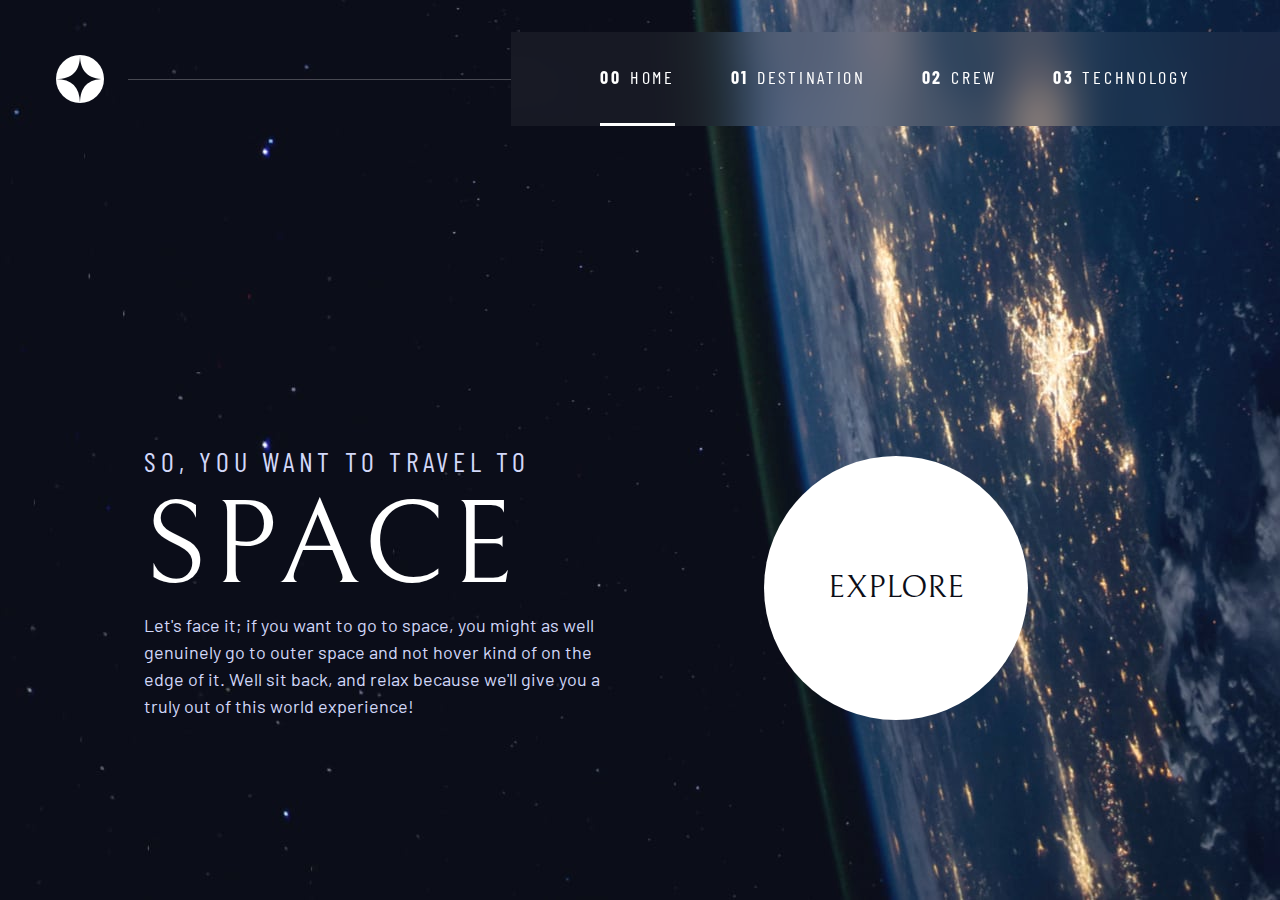
<file: index.html>
<!DOCTYPE html>
<html lang="en">

<head>
    <meta charset="UTF-8">
    <meta name="viewport" content="width=device-width, initial-scale=1.0">

    <link rel="icon" type="image/png" sizes="32x32" href="./assets/favicon-32x32.png">

    <!--Google fonts-->
    <link rel="preconnect" href="https://fonts.googleapis.com">
    <link rel="preconnect" href="https://fonts.gstatic.com" crossorigin>
    <link href="https://fonts.googleapis.com/css2?family=Barlow+Condensed:wght@400;700&family=Bellefair&family=Barlow:wght@400;700&display=swap"
        rel="stylesheet">

    <!--styles-->

    <link rel="stylesheet" href="index.css">
    <title>Frontend Mentor | Space tourism website</title>
    <script src="navigation.js" defer></script>
    <script src="tabs.js" defer></script>


</head>

<body class="home">
    <a class="skip-to-content" href="#main">Skip to content</a>
    <header class="primary-header flex">
        <div>
            <img src="./assets/shared/logo.svg" alt="space tourism logo" class="logo">
        </div>

        <button class="mobile-nav-toggle" aria-controls="primary-navigation"><span class="sr-only"
                aria-expanded="false">Menu</span></button>
        <nav>
            <ul id="primary-navigation" data-visible="false" class="primary-navigation underline-indicators flex">
                <li class="active"> <a class="ff-sans-cond uppercase text-white letter-spacing-2"
                        href="index.html"><span aria-hidden="true">00</span>Home</a>
                <li><a class=" ff-sans-cond uppercase text-white letter-spacing-2"
                        href="destination.html"><span aria-hidden="true">01</span>Destination</a>
                <li><a class=" ff-sans-cond uppercase text-white letter-spacing-2" href="crew.html"><span aria-hidden="true">02</span>Crew</a>
                <li><a class=" ff-sans-cond uppercase text-white letter-spacing-2"
                        href="technology.html"><span aria-hidden="true">03</span>Technology</a>
            </ul>
        </nav>

    </header>

    <main id="main" class="grid-container grid-container--home">
        <div>
            <h1 class="uppercase fs-500 ff-sans-cond letter-spacing-1 text-light">So, you want to travel to
                <span class="d-block uppercase fs-900 ff-serif text-white">Space</span>
            </h1>
            <p class="text-light" style="text-align:left;">Let's face it; if you want to go to space, you might as well
                genuinely go to outer space and not hover kind of on the
                edge of it. Well sit back, and relax because we'll give you a
                truly out of this world experience!</p>
        </div>
        <div>
            <a href="#" class="large-button uppercase text-dark bg-white ff-serif">Explore</a>
        </div>
    </main>



</body>

</html>
</file>
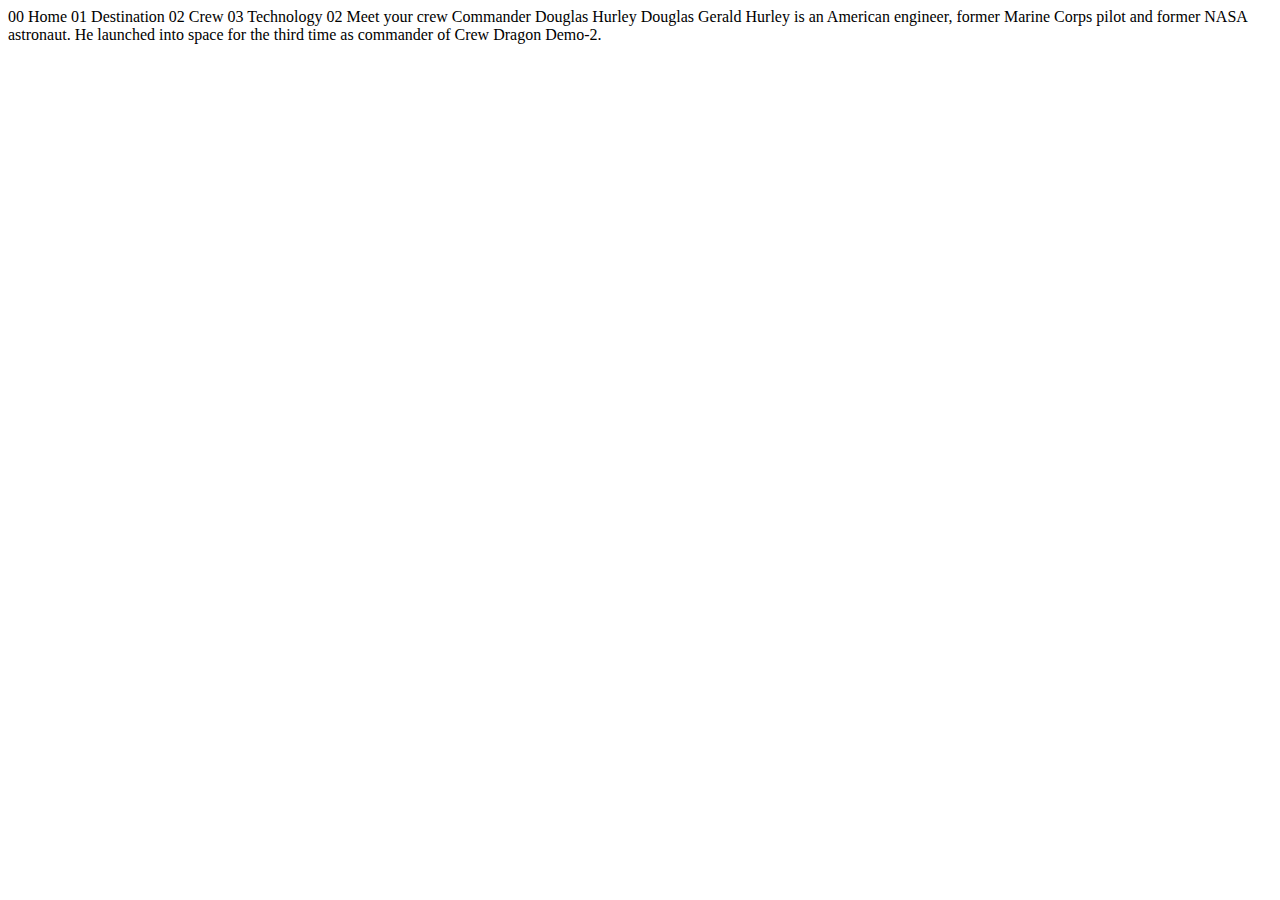
<file: crew-commander.html>
<!DOCTYPE html>
<html lang="en">
<head>
  <meta charset="UTF-8">
  <meta name="viewport" content="width=device-width, initial-scale=1.0">

  <link rel="icon" type="image/png" sizes="32x32" href="./assets/favicon-32x32.png">
  
  <title>Frontend Mentor | Space tourism website</title>
</head>
<body>

  00 Home
  01 Destination
  02 Crew
  03 Technology

  02 Meet your crew

  Commander
  Douglas Hurley

  Douglas Gerald Hurley is an American engineer, former Marine Corps pilot 
  and former NASA astronaut. He launched into space for the third time as 
  commander of Crew Dragon Demo-2.
</body>
</html>
</file>
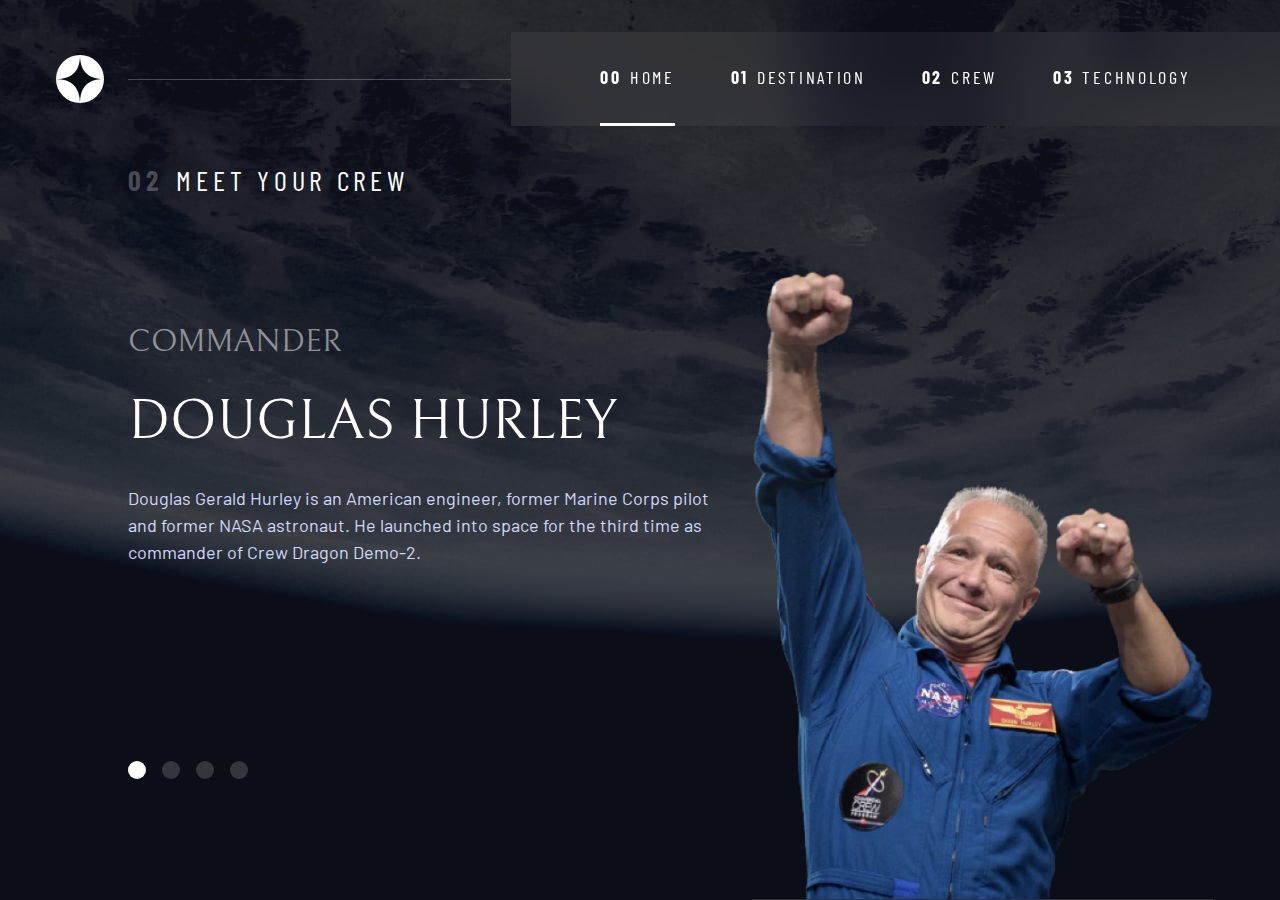
<file: crew.html>
<!DOCTYPE html>
<html lang="en">

<head>
  <meta charset="UTF-8">
  <meta name="viewport" content="width=device-width, initial-scale=1.0">

  <link rel="icon" type="image/png" sizes="32x32" href="./assets/favicon-32x32.png">

  <!--Google fonts-->
  <link rel="preconnect" href="https://fonts.googleapis.com">
  <link rel="preconnect" href="https://fonts.gstatic.com" crossorigin>
  <link
    href="https://fonts.googleapis.com/css2?family=Barlow+Condensed:wght@400;700&family=Bellefair&family=Barlow:wght@400;700&display=swap"
    rel="stylesheet">

  <!--styles-->

  <link rel="stylesheet" href="index.css">
  <title>Frontend Mentor | Space tourism website</title>
  <script src="index.js" defer></script>

</head>

<body class="crew">
  <a class="skip-to-content" href="#main">Skip to content</a>
  <header class="primary-header flex">
    <div>
      <img src="./assets/shared/logo.svg" alt="space tourism logo" class="logo">
    </div>

    <button class="mobile-nav-toggle" aria-controls="primary-navigation"><span class="sr-only"
        aria-expanded="false">Menu</span></button>
    <nav>
      <ul id="primary-navigation" data-visible="false" class="primary-navigation underline-indicators flex">
        <li class="active"> <a class="ff-sans-cond uppercase text-white letter-spacing-2" href="index.html"><span
              aria-hidden="true">00</span>Home</a>
        <li><a class=" ff-sans-cond uppercase text-white letter-spacing-2" href="destination.html"><span
              aria-hidden="true">01</span>Destination</a>
        <li><a class=" ff-sans-cond uppercase text-white letter-spacing-2" href="crew.html"><span
              aria-hidden="true">02</span>Crew</a>
        <li><a class=" ff-sans-cond uppercase text-white letter-spacing-2" href="technology.html"><span
              aria-hidden="true">03</span>Technology</a>
      </ul>
    </nav>

  </header>

  <main id="main" class="grid-container grid-container--crew flow">
    <h1 class="numbered-title"><span aria-hidden="true">02</span>Meet your crew</h1>

    <div class="dot-indicators flex">
      <button aria-selected="true"><span class="sr-only">The commander</span></button>
      <button aria-selected="false"><span class="sr-only">The mission specialist</span></button>
      <button aria-selected="false"><span class="sr-only">The pilot</span></button>
      <button aria-selected="false"><span class="sr-only">The crew engineer</span></button>
    </div>

    <!--Commander-->

    <article class="crew-info flow" id="commander">
      <header class="flow--space-small">
        <h2 class="ff-serif fs-600 uppercase" style='color: hsl(var(--clr-white) / 0.50);
      ;'>Commander</h2>
      </header>
      <p class="ff-serif fs-700 uppercase">Douglas hurley</p>
      <p class="text-light">Douglas Gerald Hurley is an American engineer, former Marine Corps pilot
        and former NASA astronaut. He launched into space for the third time as
        commander of Crew Dragon Demo-2.</p>

    </article>
    <picture id="commander-image">
      <source srcset="./assets/crew/image-douglas-hurley.webp">
      <img src="./assets/crew/image-douglas-hurley.png" alt="commander Douglas Hurley">
    </picture>

    <!--Mission Specialist-->
    <article hidden class="crew-info flow" id="specialist">
      <header class="flow--space-small">
        <h2 class="ff-serif fs-600 uppercase" style='color: hsl(var(--clr-white) / 0.50);'>Mission Specialist</h2>
      </header>
      <p class="ff-serif fs-700 uppercase">Mark Shuttleworth</p>
      <p class="text-light">Mark Richard Shuttleworth is the founder and CEO of Canonical, the company behind
        the Linux-based Ubuntu operating system. Shuttleworth became the first South
        African to travel to space as a space tourist.</p>
    </article>
    <picture hidden id="specialist-image">
      <source srcset="./assets/crew/image-mark-shuttleworth.webp">
      <img src="./assets/crew/image-mark-shuttleworth.png" alt="Mission Specialist Mark Shuttleworth">
    </picture>

    <!--Pilot-->
    <article hidden class="crew-info flow" id="pilot">
      <header class="flow--space-small">
        <h2 class="ff-serif fs-600 uppercase" style='color: hsl(var(--clr-white) / 0.50);'>Pilot</h2>
      </header>
      <p class="ff-serif fs-700 uppercase">Victor Glover</p>
      <p class="text-light"> Pilot on the first operational flight of the SpaceX Crew Dragon to the
        International Space Station. Glover is a commander in the U.S. Navy where
        he pilots an F/A-18.He was a crew member of Expedition 64, and served as a
        station systems flight engineer.</p>
    </article>
    <picture hidden id="pilot-image">
      <source srcset="./assets/crew/image-victor-glover.webp">
      <img src="./assets/crew/image-victor-glover.png" alt="Pilot Victor Glover">
    </picture>


    <!--Flight Engineer-->
    <article hidden class="crew-info flow" id="engineer">
      <header class="flow--space-small">
        <h2 class="ff-serif fs-600 uppercase" style='color: hsl(var(--clr-white) / 0.50);'>Flight Engineer</h2>
      </header>
      <p class="ff-serif fs-700 uppercase">Anousheh Ansari</p>
      <p class="text-light">Anousheh Ansari is an Iranian American engineer and co-founder of Prodea Systems.
        Ansari was the fourth self-funded space tourist, the first self-funded woman to
        fly to the ISS, and the first Iranian in space.</p>
    </article>
    <picture hidden id="engineer-image">
      <source srcset="./assets/crew/image-anousheh-ansari.webp">
      <img src="./assets/crew/image-anousheh-ansari.png" alt="Flight engineer Anousheh Ansari">
    </picture>
  </main>





</body>



</html>
</file>
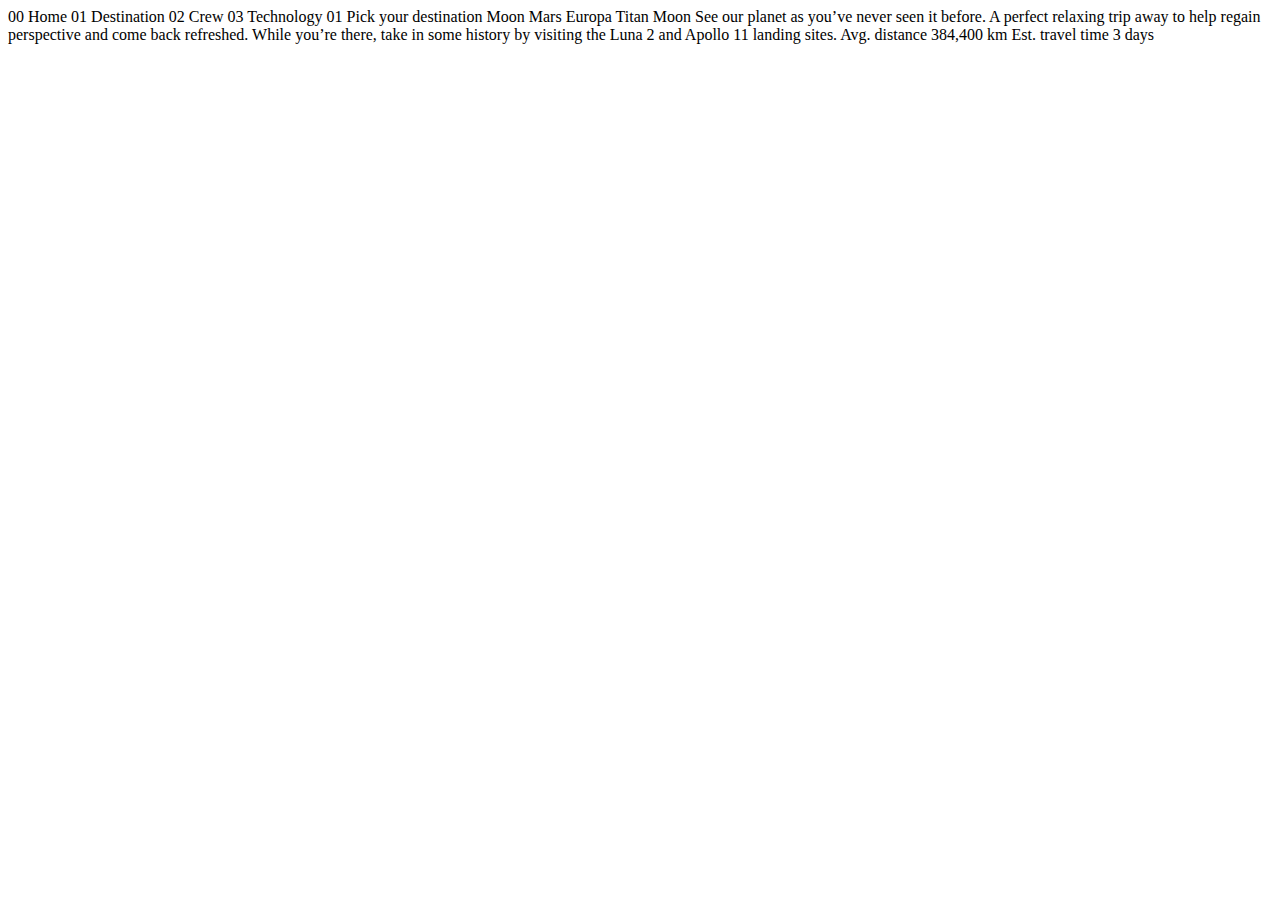
<file: destination-moon.html>
<!DOCTYPE html>
<html lang="en">
<head>
  <meta charset="UTF-8">
  <meta name="viewport" content="width=device-width, initial-scale=1.0">

  <link rel="icon" type="image/png" sizes="32x32" href="./assets/favicon-32x32.png">
  
  <title>Frontend Mentor | Space tourism website</title>
</head>
<body>

  00 Home
  01 Destination
  02 Crew
  03 Technology

  01 Pick your destination

  Moon
  Mars
  Europa
  Titan

  Moon

  See our planet as you’ve never seen it before. A perfect relaxing trip away to help 
  regain perspective and come back refreshed. While you’re there, take in some history 
  by visiting the Luna 2 and Apollo 11 landing sites.

  Avg. distance
  384,400 km

  Est. travel time
  3 days
</body>
</html>
</file>
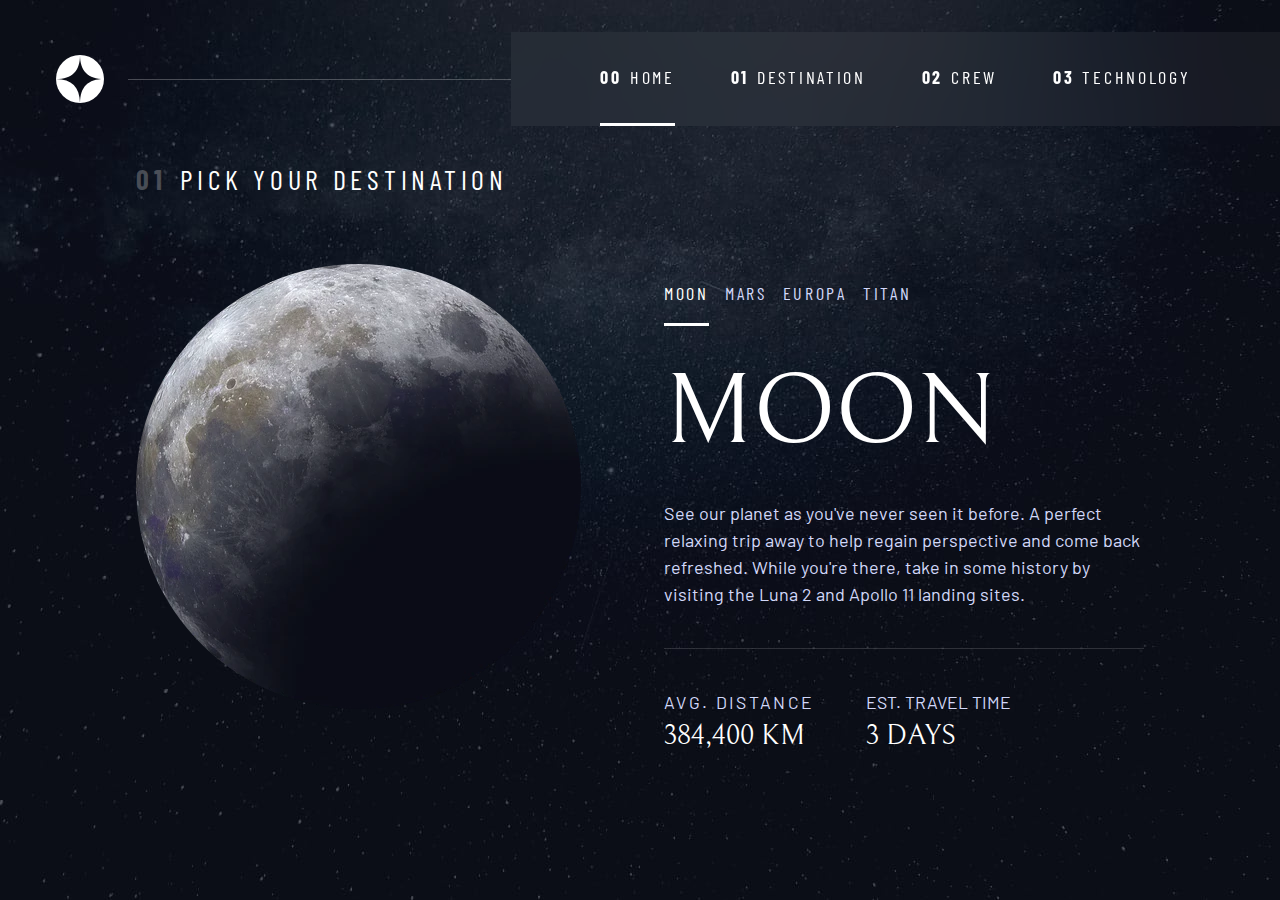
<file: destination.html>
<!DOCTYPE html>
<html lang="en">

<head>
  <meta charset="UTF-8">
  <meta name="viewport" content="width=device-width, initial-scale=1.0">

  <link rel="icon" type="image/png" sizes="32x32" href="./assets/favicon-32x32.png">

  <!--Google fonts-->
  <link rel="preconnect" href="https://fonts.googleapis.com">
  <link rel="preconnect" href="https://fonts.gstatic.com" crossorigin>
  <link
    href="https://fonts.googleapis.com/css2?family=Barlow+Condensed:wght@400;700&family=Bellefair&family=Barlow:wght@400;700&display=swap"
    rel="stylesheet">

  <!--styles-->

  <link rel="stylesheet" href="index.css">
  <title>Frontend Mentor | Space tourism website</title>
  <script src="navigation.js" defer></script>
  <script src="tabs.js" defer></script>


</head>

<body class="destination">
  <a class="skip-to-content" href="#main">Skip to content</a>
  <header class="primary-header flex">
    <div>
      <img src="./assets/shared/logo.svg" alt="space tourism logo" class="logo">
    </div>

    <button class="mobile-nav-toggle" aria-controls="primary-navigation"><span class="sr-only"
        aria-expanded="false">Menu</span></button>
    <nav>
      <ul id="primary-navigation" data-visible="false" class="primary-navigation underline-indicators flex">
        <li class="active"> <a class="ff-sans-cond uppercase text-white letter-spacing-2" href="index.html"><span
              aria-hidden="true">00</span>Home</a>
        <li><a class=" ff-sans-cond uppercase text-white letter-spacing-2" href="destination.html"><span
              aria-hidden="true">01</span>Destination</a>
        <li><a class=" ff-sans-cond uppercase text-white letter-spacing-2" href="crew.html"><span
              aria-hidden="true">02</span>Crew</a>
        <li><a class=" ff-sans-cond uppercase text-white letter-spacing-2" href="technology.html"><span
              aria-hidden="true">03</span>Technology</a>
      </ul>
    </nav>

  </header>

  <main id="main" class="grid-container grid-container--destination flow">
    <h1 class="numbered-title"><span aria-hidden="true">01</span>Pick your destination</h1>

    <picture id="moon-image">
      <source srcset="./assets/destination/image-moon.webp"  type="image/webp">
      <img src="./assets/destination/image-moon.png" alt="moon image">
    </picture>
    <picture id="mars-image" hidden>
      <source srcset="./assets/destination/image-mars.webp" type="image/webp">
      <img src="./assets/destination/image-mars.png" alt="planet mars image">
    </picture>
    <picture id="europa-image" hidden>
      <source srcset="./assets/destination/image-europa.webp" type="image/webp">
      <img src="./assets/destination/image-europa.png" alt="planet europa image">
    </picture>
    <picture id="titan-image" hidden>
      <source srcset="./assets/destination/image-titan.webp" type="image/webp">
      <img src="./assets/destination/image-titan.png" alt="moon titan image">
    </picture>


    <div class="tab-list underline-indicators flex" role="tablist" aria-label="destination list">
      <button aria-selected="true" role="tab" aria-controls="moon-tab" tabindex="0" data-image="moon-image"
        class="uppercase ff-sans-cond text-light bg-dark-trans letter-spacing-2">Moon</button>
      <button aria-selected="false" role="tab" aria-controls="mars-tab" tabindex="-1" data-image="mars-image"
        class="uppercase ff-sans-cond text-light bg-dark-trans letter-spacing-2">Mars</button> 
      <button aria-selected="false" role="tab" aria-controls="europa-tab" tabindex="-1" data-image="europa-image"
        class="uppercase ff-sans-cond text-light bg-dark-trans letter-spacing-2">Europa</button>
      <button aria-selected="false" role="tab" aria-controls="titan-tab" tabindex="-1" data-image="titan-image"
        class="uppercase ff-sans-cond text-light bg-dark-trans letter-spacing-2">Titan</button>

    </div>

    <!--Moon-->

    <article class="destination-info flow" id="moon-tab" tabindex="0" role="tabpanel">
      <h2 class="uppercase fs-800 ff-serif">moon</h2>
      <p class="text-light"> See our planet as you've never seen it before. A perfect relaxing trip away to help
        regain perspective and come back refreshed. While you're there, take in some history
        by visiting the Luna 2 and Apollo 11 landing sites.</p>
      </div>
      <div class="destination-meta flex">
        <div>
          <h3 class="fs-200 letter-spacing-3 uppercase text-light">Avg. distance</h3>
          <p class="fs-500 ff-serif uppercase">384,400 km</p>
        </div>
        <div>
          <h3 class="fs-200 uppercase text-light">Est. travel time</h3>
          <p class="fs-500 ff-serif uppercase">3 days</p>
        </div>
      </div>
    </article>

    <!--Mars-->

    <article hidden class="destination-info flow" id="mars-tab" tabindex="0" role="tabpanel">
      <h2 class="uppercase fs-800 ff-serif">mars</h2>
      <p class="text-light">Don't forget to pack your hiking boots. You'll need them to tackle Olympus Mons,
        the tallest planetary mountain in our solar system. It's two and a half times
        the size of Everest!.</p>
      </div>
      <div class="destination-meta flex">
        <div>
          <h3 class="fs-200 letter-spacing-3 uppercase text-light">Avg. distance</h3>
          <p class="fs-500 ff-serif uppercase">225 mil.km</p>
        </div>
        <div>
          <h3 class="fs-200 uppercase text-light">Est. travel time</h3>
          <p class="fs-500 ff-serif uppercase">9 months</p>
        </div>
      </div>
    </article>

    <!--Europa-->

    <article hidden class="destination-info flow" id="europa-tab" tabindex="0" role="tabpanel">
      <h2 class="uppercase fs-800 ff-serif">europa</h2>
      <p class="text-light"> The smallest of the four Galilean moons orbiting Jupiter, Europa is a
        winter lover's dream. With an icy surface, it's perfect for a bit of ice skating, curling, hockey, or simple
        relaxation in your snug
        wintery cabin.
      </p>
      </div>
      <div class="destination-meta flex">
        <div>
          <h3 class="fs-200 letter-spacing-3 uppercase text-light">Avg. distance</h3>
          <p class="fs-500 ff-serif uppercase">628 mil.km</p>
        </div>
        <div>
          <h3 class="fs-200 uppercase text-light">Est. travel time</h3>
          <p class="fs-500 ff-serif uppercase">3 years</p>
        </div>
      </div>
    </article>

    <!--Titan-->

    <article hidden class="destination-info flow" id="titan-tab" tabindex="0" role="tabpanel">
      <h2 class="uppercase fs-800 ff-serif">titan</h2>
      <p class="text-light">The only moon known to have a dense atmosphere other than Earth, Titan
        is a home away from home (just a few hundred degrees colder!). As a
        bonus, you get striking views of the Rings of Saturn.</p>
      </div>
      <div class="destination-meta flex">
        <div>
          <h3 class="fs-200 letter-spacing-3 uppercase text-light">Avg. distance</h3>
          <p class="fs-500 ff-serif uppercase">1.6 bil.km</p>
        </div>
        <div>
          <h3 class="fs-200 uppercase text-light">Est. travel time</h3>
          <p class="fs-500 ff-serif uppercase">7 years</p>
        </div>
      </div>
    </article>
  </main>

  <body>


  </body>

</html>
</file>
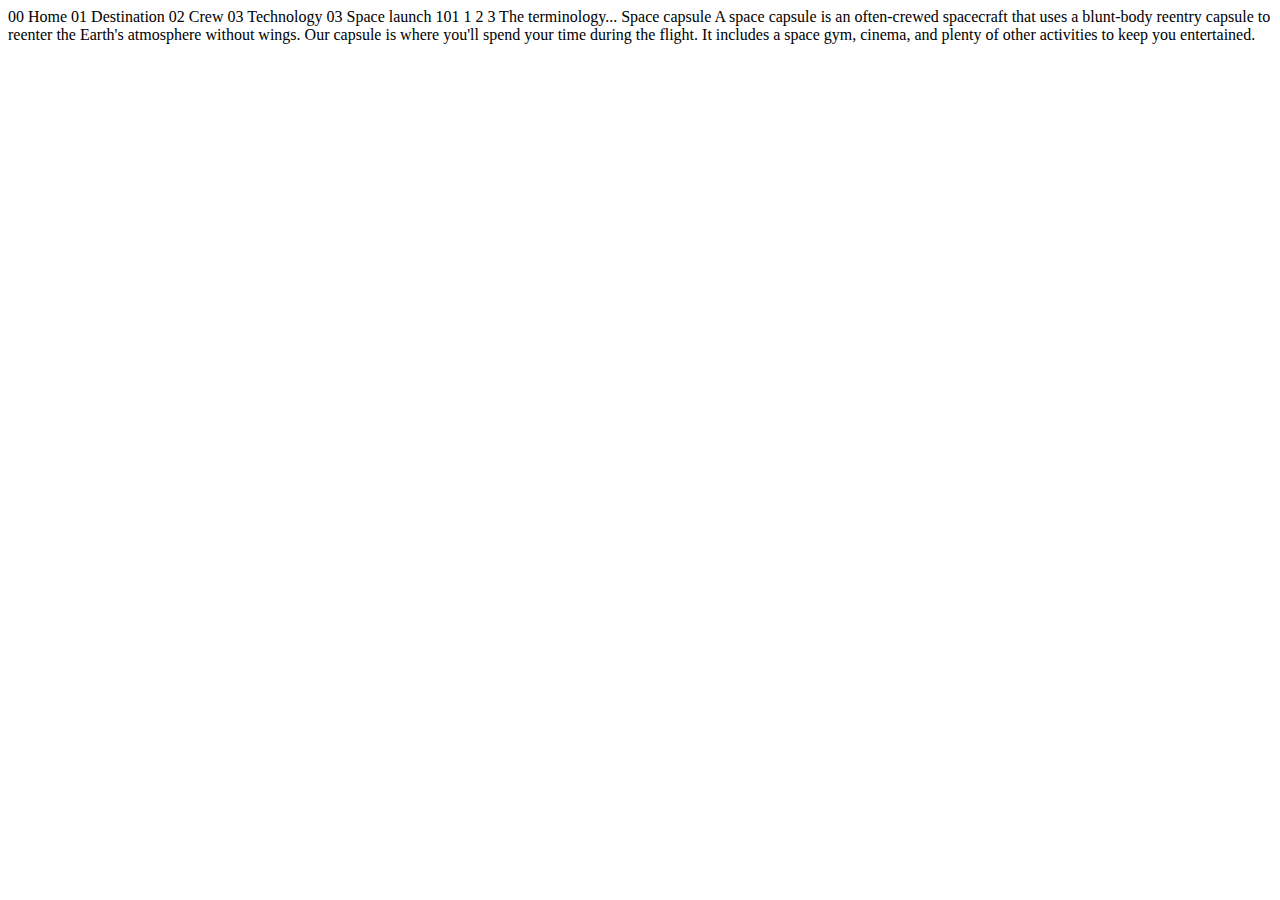
<file: technology-capsule.html>
<!DOCTYPE html>
<html lang="en">
<head>
  <meta charset="UTF-8">
  <meta name="viewport" content="width=device-width, initial-scale=1.0">

  <link rel="icon" type="image/png" sizes="32x32" href="./assets/favicon-32x32.png">
  
  <title>Frontend Mentor | Space tourism website</title>
</head>
<body>

  00 Home
  01 Destination
  02 Crew
  03 Technology

  03 Space launch 101

  1
  2
  3

  The terminology...
  Space capsule

  A space capsule is an often-crewed spacecraft that uses a blunt-body reentry 
  capsule to reenter the Earth's atmosphere without wings. Our capsule is where 
  you'll spend your time during the flight. It includes a space gym, cinema, 
  and plenty of other activities to keep you entertained.
</body>
</html>
</file>
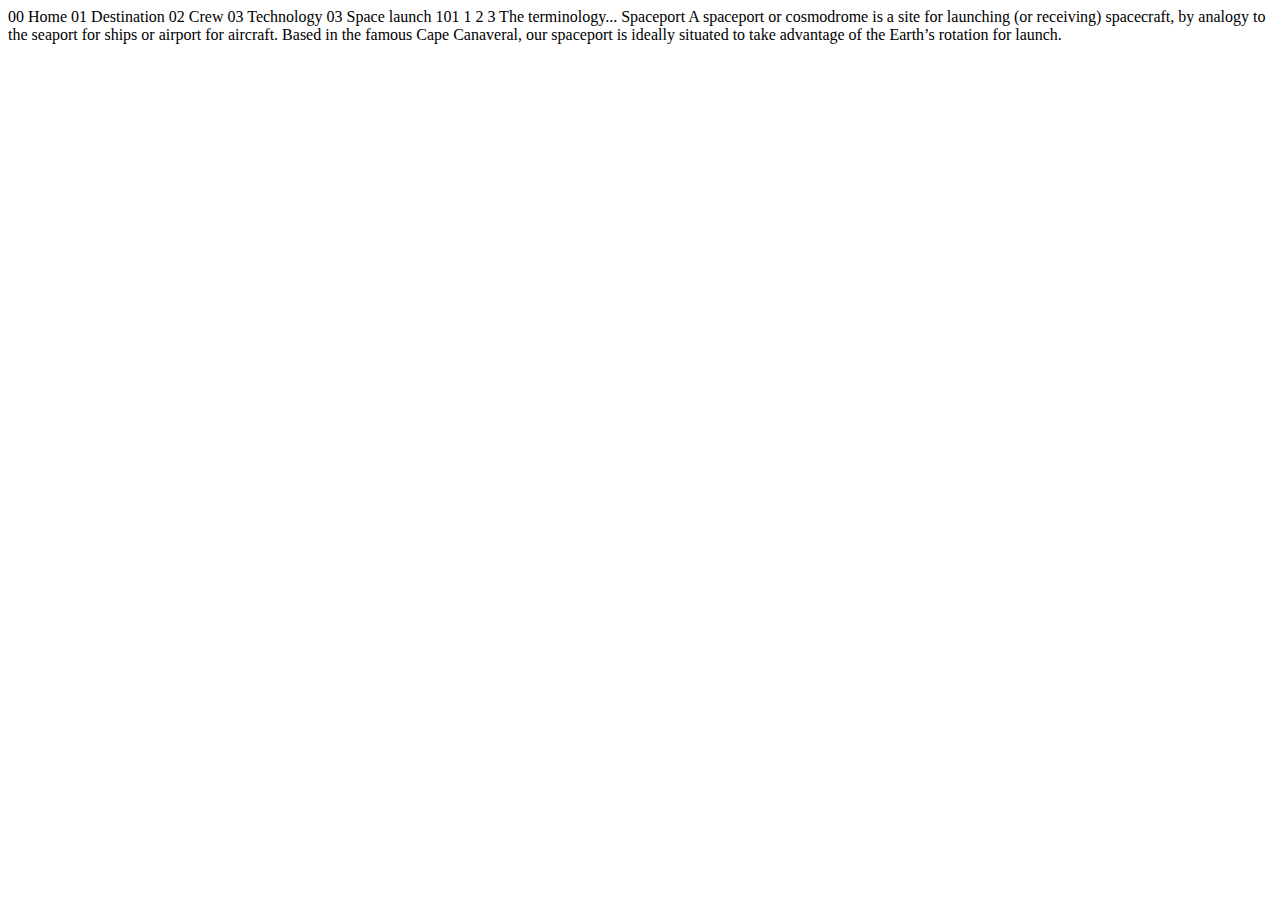
<file: technology-spaceport.html>
<!DOCTYPE html>
<html lang="en">
<head>
  <meta charset="UTF-8">
  <meta name="viewport" content="width=device-width, initial-scale=1.0">

  <link rel="icon" type="image/png" sizes="32x32" href="./assets/favicon-32x32.png">
  
  <title>Frontend Mentor | Space tourism website</title>
</head>
<body>

  00 Home
  01 Destination
  02 Crew
  03 Technology

  03 Space launch 101

  1
  2
  3

  The terminology...
  Spaceport

  A spaceport or cosmodrome is a site for launching (or receiving) spacecraft, 
  by analogy to the seaport for ships or airport for aircraft. Based in the 
  famous Cape Canaveral, our spaceport is ideally situated to take advantage 
  of the Earth’s rotation for launch.
</body>
</html>
</file>
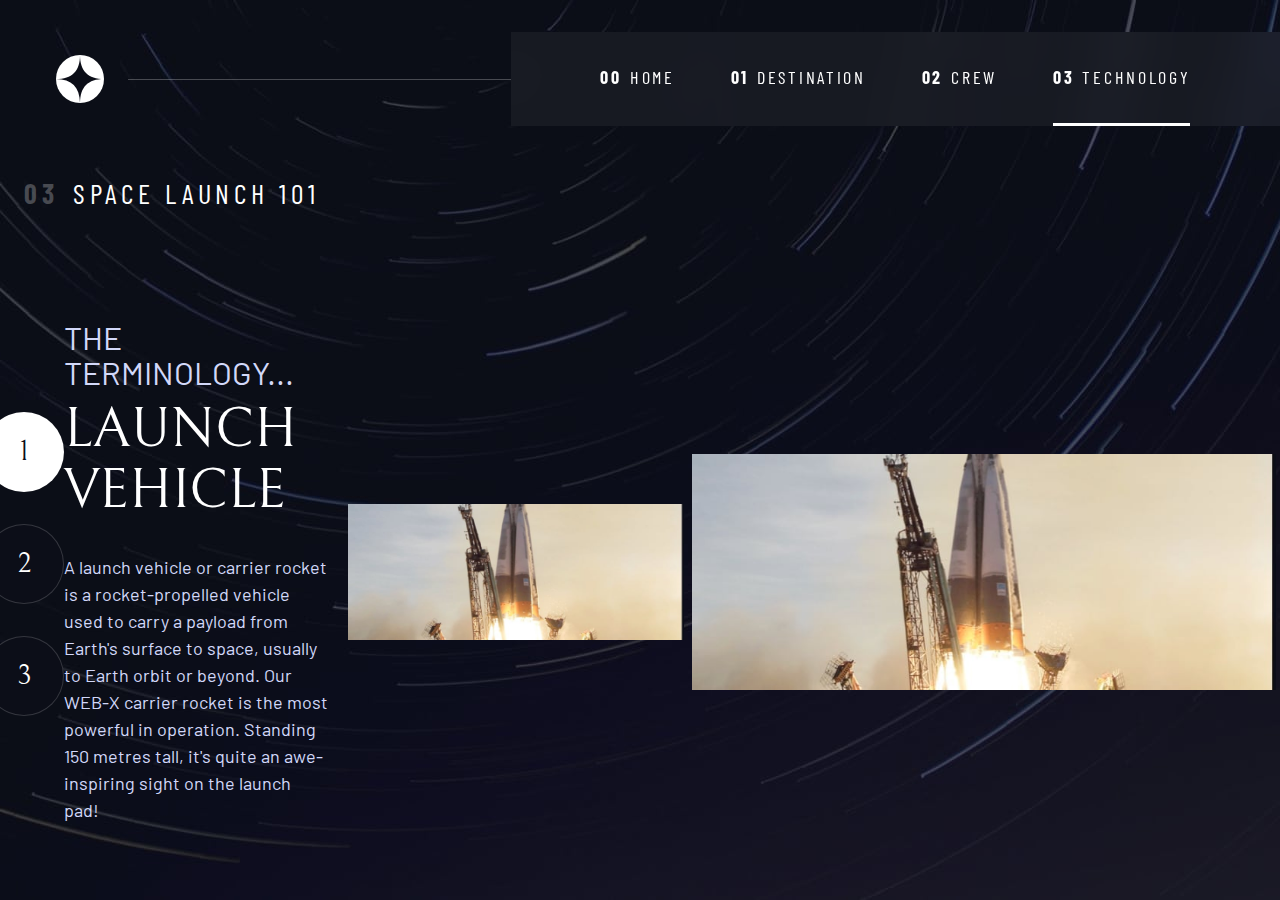
<file: technology-vehicle.html>
<!DOCTYPE html>
<html lang="en">

<head>
  <meta charset="UTF-8">
  <meta name="viewport" content="width=device-width, initial-scale=1.0">

  <link rel="icon" type="image/png" sizes="32x32" href="./assets/favicon-32x32.png">

  <!--Google fonts-->
  <link rel="preconnect" href="https://fonts.googleapis.com">
  <link rel="preconnect" href="https://fonts.gstatic.com" crossorigin>
  <link
    href="https://fonts.googleapis.com/css2?family=Barlow+Condensed:wght@400;700&family=Bellefair&family=Barlow:wght@400;700&display=swap"
    rel="stylesheet">

  <!--styles-->

  <link rel="stylesheet" href="index.css">
  <title>Frontend Mentor | Space tourism website</title>
  <script src="navigation.js" defer></script>
  <script src="tabs.js" defer></script>


</head>

<body class="technology">
  <a class="skip-to-content" href="#main">Skip to content</a>
  <header class="primary-header flex">
    <div>
      <img src="./assets/shared/logo.svg" alt="space tourism logo" class="logo">
    </div>

    <button class="mobile-nav-toggle" aria-controls="primary-navigation"><span class="sr-only"
        aria-expanded="false">Menu</span></button>
    <nav>
      <ul id="primary-navigation" data-visible="false" class="primary-navigation underline-indicators flex">
        <li> <a class="ff-sans-cond uppercase text-white letter-spacing-2" href="index.html"><span
              aria-hidden="true">00</span>Home</a>
        <li><a class=" ff-sans-cond uppercase text-white letter-spacing-2" href="destination.html"><span
              aria-hidden="true">01</span>Destination</a>
        <li><a class=" ff-sans-cond uppercase text-white letter-spacing-2" href="crew.html"><span
              aria-hidden="true">02</span>Crew</a>
        <li class="active"><a class=" ff-sans-cond uppercase text-white letter-spacing-2" href="technology.html"><span
              aria-hidden="true">03</span>Technology</a>
      </ul>
    </nav>
  </header>

  <main id="main" class="grid-container grid-container--technology flow">
    <h1 class="numbered-title"><span aria-hidden="true">03</span>Space launch 101</h1>

    <div class="numbers-indicators ff-serif fs-500 flex" role="tablist" aria-label="technology list" >
      <button  aria-selected="true" role="tab" aria-controls="launch-tab" tabindex="0" data-image="launch-image"><span class="sr-only"></span>1</button>
      <button  aria-selected="false" role="tab" aria-controls="spaceport-tab" tabindex="-1" data-image="spaceport-image"><span class="sr-only"></span>2</button>
      <button  aria-selected="false" role="tab" aria-controls="capsule-tab" tabindex="-1" data-image="capsule-image"><span class="sr-only"></span>3</button>
    </div>

    <!--launch-->
    <article class="technology-info flow" id="launch-tab" tab-index="0" role="tabpanel">
      <header>
      <h2 class="--ff-sans-cond fs-600 uppercase text-light">The terminology...</h2>
      </header>
      <p class="ff-serif fs-700 uppercase flow--space-small">Launch vehicle</p>
      <p class="text-light">A launch vehicle or carrier rocket is a rocket-propelled vehicle used to carry a
        payload from Earth's surface to space, usually to Earth orbit or beyond. Our
        WEB-X carrier rocket is the most powerful in operation. Standing 150 metres tall,
        it's quite an awe-inspiring sight on the launch pad!</p>

    </article>
    <picture id="launch-image">
      <img src="./assets/technology/image-launch-vehicle-landscape.jpg" alt="Launchin vehicle into the space"> 
    </picture>


    <!--spacePort-->
    <article hidden class="technology flow" id="spaceport-tab" tab-index="0" role="tabpanel">
      <header>
      <h2 class="--ff-sans-cond fs-600 uppercase text-light">The terminology...</h2>
      </header>
      <p class="ff-serif fs-700 uppercase flow--space-small">SpacePort</p>
      <p class="text-light">A spaceport or cosmodrome is a site for launching (or receiving) spacecraft, 
      by analogy to the seaport for ships or airport for aircraft.Based in the 
      famous Cape Canaveral, our spaceport is ideally situated to take advantage 
      of the Earth's rotation for launch.</p>

    </article>
    <picture hidden id="spaceport-image">
      <img src="./assets/technology/image-spaceport-landscape.jpg" alt="SpacePort Image"> 
    </picture>
  </article>
  <picture id="launch-image">
    <img src="./assets/technology/image-launch-vehicle-landscape.jpg" alt="Launchin vehicle into the space"> 
  </picture>

    <!--capsule-->
  <article hidden class="technology flow" id="capsule-tab" tab-index="0" role="tabpanel">
    <header>
    <h2 class="--ff-sans-cond fs-600 uppercase text-light">The terminology...</h2>
    </header>
    <p class="ff-serif fs-700 uppercase flow--space-small">Space capsule</p>
    <p class="text-light">A space capsule is an often-crewed spacecraft that uses a blunt-body reentry 
    capsule to reenter the Earth's atmosphere without wings. Our capsule is where 
    you'll spend your time during the flight. It includes a space gym, cinema, 
    and plenty of other activities to keep you entertained.</p>

  </article>
  <picture hidden id="capsule-image">
    <img src="./assets/technology/image-space-capsule-landscape.jpg" alt="Capsule floating in the space image"> 
  </picture>
  </main>
</body>

</html>
</file>
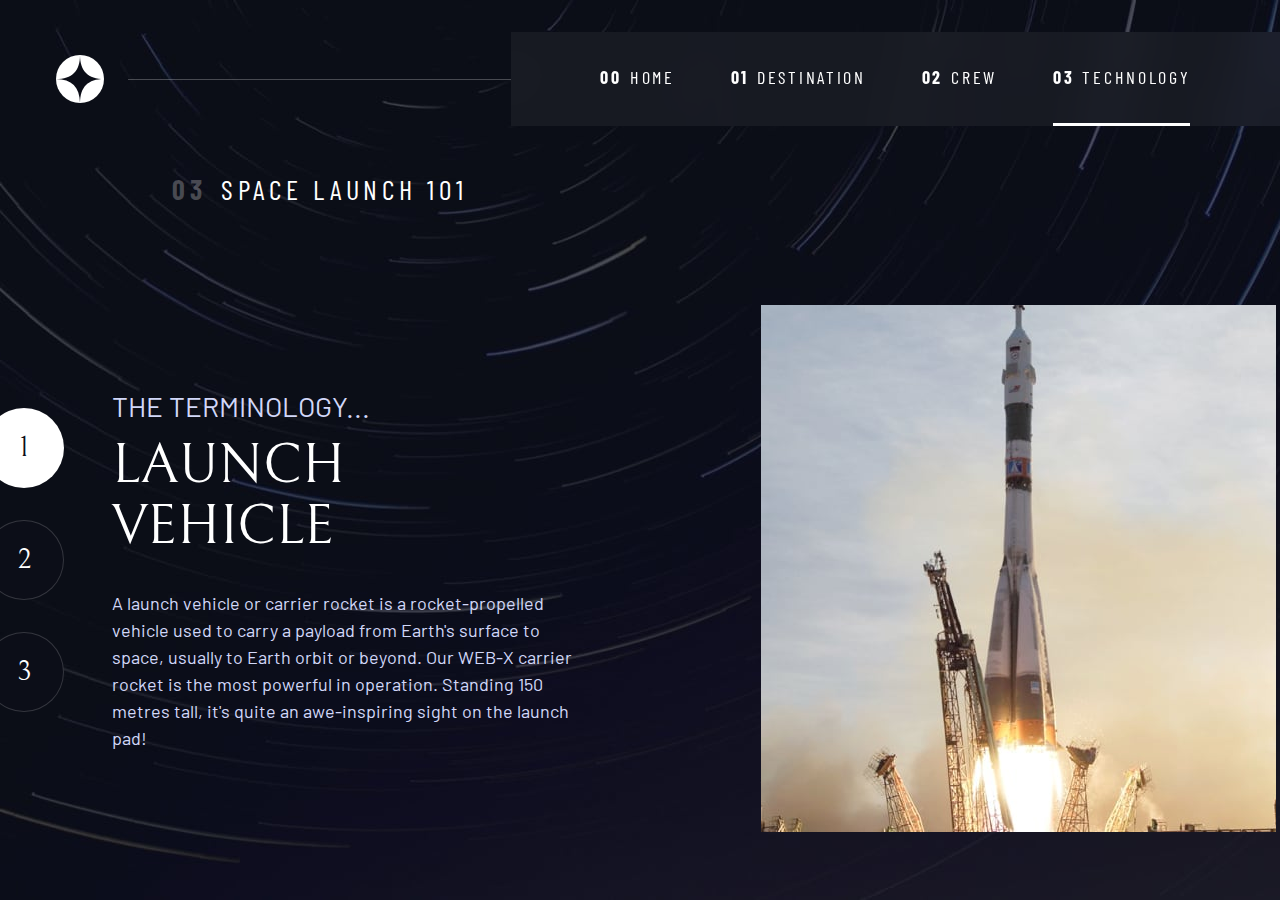
<file: technology.html>
<!DOCTYPE html>
<html lang="en">

<head>
  <meta charset="UTF-8">
  <meta name="viewport" content="width=device-width, initial-scale=1.0">

  <link rel="icon" type="image/png" sizes="32x32" href="./assets/favicon-32x32.png">

  <!--Google fonts-->
  <link rel="preconnect" href="https://fonts.googleapis.com">
  <link rel="preconnect" href="https://fonts.gstatic.com" crossorigin>
  <link
    href="https://fonts.googleapis.com/css2?family=Barlow+Condensed:wght@400;700&family=Bellefair&family=Barlow:wght@400;700&display=swap"
    rel="stylesheet">

  <!--styles-->

  <link rel="stylesheet" href="index.css">
  <title>Frontend Mentor | Space tourism website</title>
  <script src="navigation.js" defer></script>
  <script src="tabs.js" defer></script>


</head>

<body class="technology">
  <a class="skip-to-content" href="#main">Skip to content</a>
  <header class="primary-header flex">
    <div>
      <img src="./assets/shared/logo.svg" alt="space tourism logo" class="logo">
    </div>

    <button class="mobile-nav-toggle" aria-controls="primary-navigation"><span class="sr-only"
        aria-expanded="false">Menu</span></button>
    <nav>
      <ul id="primary-navigation" data-visible="false" class="primary-navigation underline-indicators flex">
        <li> <a class="ff-sans-cond uppercase text-white letter-spacing-2" href="index.html"><span
              aria-hidden="true">00</span>Home</a>
        <li><a class=" ff-sans-cond uppercase text-white letter-spacing-2" href="destination.html"><span
              aria-hidden="true">01</span>Destination</a>
        <li><a class=" ff-sans-cond uppercase text-white letter-spacing-2" href="crew.html"><span
              aria-hidden="true">02</span>Crew</a>
        <li class="active"><a class=" ff-sans-cond uppercase text-white letter-spacing-2" href="technology.html"><span
              aria-hidden="true">03</span>Technology</a>
      </ul>
    </nav>
  </header>

  <main id="main" class="grid-container grid-container--technology flow">
    <h1 class="numbered-title"><span aria-hidden="true">03</span>Space launch 101</h1>

    <div class="numbers-indicators ff-serif fs-500 flex" role="tablist" aria-label="technology list">
      <button aria-selected="true" role="tab" aria-controls="launch-tab" tabindex="0" data-image="launch-image"><span
          class="sr-only"></span>1</button>
      <button aria-selected="false" role="tab" aria-controls="spaceport-tab" tabindex="-1"
        data-image="spaceport-image"><span class="sr-only"></span>2</button>
      <button aria-selected="false" role="tab" aria-controls="capsule-tab" tabindex="-1"
        data-image="capsule-image"><span class="sr-only"></span>3</button>
    </div>

    <!--launch-->
    <article class="technology--info flow" id="launch-tab" tab-index="0" role="tabpanel">
      <header>
        <h2 class="--ff-sans-cond fs-500 uppercase text-light">The terminology...</h2>
      </header>
      <p class="ff-serif fs-700 uppercase flow--space-small">Launch vehicle</p>
      <p class="text-light">A launch vehicle or carrier rocket is a rocket-propelled vehicle used to carry a
        payload from Earth's surface to space, usually to Earth orbit or beyond. Our
        WEB-X carrier rocket is the most powerful in operation. Standing 150 metres tall,
        it's quite an awe-inspiring sight on the launch pad!</p>

    </article>
    <picture id="launch-image">
      <img class="mobile-img" src="./assets/technology/image-launch-vehicle-landscape.jpg"
        alt="Launchin vehicle into the space">
      <img class="desktop-img" src="./assets/technology/image-launch-vehicle-portrait.jpg"
        alt="Launchin vehicle into the space">
    </picture>


    <!--spacePort-->
    <article hidden class="technology--info flow" id="spaceport-tab" tab-index="0" role="tabpanel">
      <header>
        <h2 class="--ff-sans-cond fs-500 uppercase text-light">The terminology...</h2>
      </header>
      <p class="ff-serif fs-700 uppercase flow--space-small">SpacePort</p>
      <p class="text-light">A spaceport or cosmodrome is a site for launching (or receiving) spacecraft,
        by analogy to the seaport for ships or airport for aircraft.Based in the
        famous Cape Canaveral, our spaceport is ideally situated to take advantage
        of the Earth's rotation for launch.</p>

    </article>
    <picture hidden id="spaceport-image">
      <img class="mobile-img" src="./assets/technology/image-spaceport-landscape.jpg" alt="SpacePort Image">
      <img class="desktop-img" src="./assets/technology/image-spaceport-portrait.jpg" alt="SpacePort Image">
    </picture>
 
    <!--capsule-->
    <article hidden class="technology--info flow" id="capsule-tab" tab-index="0" role="tabpanel">
      <header>
        <h2 class="--ff-sans-cond fs-500 uppercase text-light">The terminology...</h2>
      </header>
      <p class="ff-serif fs-700 uppercase flow--space-small">Space capsule</p>
      <p class="text-light">A space capsule is an often-crewed spacecraft that uses a blunt-body reentry
        capsule to reenter the Earth's atmosphere without wings. Our capsule is where
        you'll spend your time during the flight. It includes a space gym, cinema,
        and plenty of other activities to keep you entertained.</p>

    </article>
    <picture hidden id="capsule-image">
      <img class="mobile-img" src="./assets/technology/image-space-capsule-landscape.jpg" alt="Capsule floating in the space image">
      <img class="desktop-img" src="./assets/technology/image-space-capsule-portrait.jpg" alt="Capsule floating in the space image">
    </picture>
  </main>
</body>

</html>
</file>
<file: index.css>
/* ----------------- */
  /* Custom properties
 */
  /* ----------------- */

  /* colors */
  :root {
      --clr-dark: 230 35% 7%;
      --clr-light: 231 77% 90%;
      --clr-white: 0 0% 100%;


      /* fonts-sizes */
      --fs-900: clamp(5rem, 8vw + 1rem, 9.375rem);
      --fs-800: 3.5rem;
      --fs-700: 1.5rem;
      --fs-600: 1rem;
      --fs-500: 1.5rem;
      --fs-400: 0.9375rem;
      --fs-300: 1rem;
      --fs-200: 1.1rem;

      /* font-families */

      --ff-serif: "Bellefair", serif;
      --ff-sans-cond: "Barlow Condensed", sans-serif;
      --ff-sans-normal: "Barlow", sans-serif;
  }

  @media (min-width: 35em) {
      :root {
          --fs-800: 5rem;
          --fs-700: 2.5rem;
          --fs-600: 1.5rem;
          --fs-500: 1.25rem;
          --fs-400: 1rem;
      }

  }

  @media (min-width: 45em) {
      :root {
          --fs-800: 6.25rem;
          --fs-700: 3.5rem;
          --fs-600: 2rem;
          --fs-500: 1.75rem;
          --fs-400: 1.125rem;

      }
  }


  /* Supporrt */

  @supports (backdrop-filter: blur(1.5rem)) {
      .primary-navigation {
          background: hsl(var(--clr-dark) / 0.95)
      }
  }

  /* ----------------- */
  /* Reset
 */
  /* ----------------- */

  /*  https://piccalil.li/blog/a-modern-css-reset
 

*/
  /* Boz sizing */

  *,
  *::before,
  *::after {
      box-sizing: border-box;
  }

  /* Reset margins */

  body,
  h1,
  h2,
  h3,
  h4,
  h5,
  p,
  figure,
  picture {
      margin: 0;
  }

  h1,
  h2,
  h3,
  h4,
  h5,
  h6,
  p {
      font-weight: 400;
  }


  /*  set up the body*/
  body {
      font-family: var(--ff-sans-normal);
      font-size: var(--fs-400);
      color: hsl(var(--clr-white));
      background-color: hsl(var(--clr-dark));
      line-height: 1.5;
      min-height: 100vh;
      display: grid;
      grid-template-rows: min-content 1fr;

      overflow-x: hidden;
      -webkit-user-select: none;
      /* Safari */
      -ms-user-select: none;
      /* IE 10 and IE 11 */
      user-select: none;
      /* Standard syntax */

  }

  /* Make images easier to work with */
  img {
      max-width: 100%;
      display: block;
  }

  /* Inherit fonts for inputs and buttons */
  input,
  button,
  textarea,
  select {
      font: inherit;
      -webkit-tap-highlight-color: transparent;


  }

  /* Remove all animations, transitions and smooth scroll for people that prefer not to see them */
  @media (prefers-reduced-motion: reduce) {
      html:focus-within {
          scroll-behavior: auto;
      }

      *,
      *::before,
      *::after {
          animation-duration: 0.01ms !important;
          animation-iteration-count: 1 !important;
          transition-duration: 0.01ms !important;
          scroll-behavior: auto !important;
      }
  }


  /* ----------------- */
  /* Utility classes
 */
  /* ----------------- */


  /* general */


  .flex {
      display: flex;
      gap: var(--gap, 1rem);


  }

  .grid {
      display: grid;
      gap: var(--gap, 1rem);
  }

  .d-block {
      display: block;
  }

  .flow>*:where(:not(:first-child)) {
      margin-top: var(--flow-space, 1rem);
  }

  .flow--space-small {
      --flow-space: .5rem;
  }

  .container {
      padding-inline: 2em;
      /* prevents things to touch the sides of the pages */
      max-width: 80rem;
      margin-inline: auto;
  }



  .sr-only {
      position: absolute;
      width: 1px;
      height: 1px;
      padding: 0;
      margin: -1px;
      overflow: hidden;
      clip: rect(0, 0, 0, 0);
      white-space: nowrap;
      border: 0;
  }

  /* For people without mouse */

  .skip-to-content {
      position: absolute;
      z-index: 9999;
      text-decoration: none;
      background: hsl(var(--clr-white));
      color: hsl(var(--clr-dark));
      padding: .5em 1em;
      margin-inline: auto;
      transform: translateY(-100%);
      transition: transform 250ms ease-in;
  }

  .skip-to-content:focus {
      transform: translateY(0);
  }

  .box {
      background: lightblue;
      padding: 3rem;
      gap: var(--gap, rem);
  }

  /* colors */

  /* transparent */
  .bg-dark-trans {
      background-color: transparent;
  }

  .bg-dark {
      background-color: hsl(var(--clr-dark));
  }

  .bg-light {
      background-color: hsl(var(--clr-light));
  }

  .bg-white {
      background-color: hsl(var(--clr-white));
  }

  .text-dark {
      color: hsl(var(--clr-dark));
  }

  .text-light {
      color: hsl(var(--clr-light));
  }

  .text-white {
      color: hsl(var(--clr-white));
  }

  /* typography */

  .ff-serif {
      font-family: var(--ff-serif);
  }

  .ff-sans-cond {
      font-family: var(--ff-sans-cond);
  }

  .ff-sans-normal {
      font-family: var(--ff-sans-normal);
  }

  .letter-spacing-1 {
      letter-spacing: 4.75px;
  }

  .letter-spacing-2 {
      letter-spacing: 2.7px;
  }

  .letter-spacing-3 {
      letter-spacing: 2.35px;
  }

  .uppercase {
      text-transform: uppercase;
  }

  .fs-900 {
      font-size: var(--fs-900);
  }

  .fs-800 {
      font-size: var(--fs-800);
  }

  .fs-700 {
      font-size: var(--fs-700);
  }

  .fs-600 {
      font-size: var(--fs-600);
  }

  .fs-500 {
      font-size: var(--fs-500);
  }

  .fs-400 {
      font-size: var(--fs-400);
  }

  .fs-300 {
      font-size: var(--fs-300);
  }

  .fs-200 {
      font-size: var(--fs-200);
  }


  .fs-900,
  .fs-800,
  .fs-700,
  .fs-600 {
      line-height: 1.1;
  }

  .numbered-title {
      font-family: var(--ff-sans-cond);
      font-size: var(--fs-500);
      letter-spacing: 4.725px;
      text-transform: uppercase;

  }

  .numbered-title span {
      margin-right: .5em;
      font-weight: 700;
      color: hsl(var(--clr-white)/ .25);

  }

  /* ----------------- */
  /* Componentes
 */
  /* ----------------- */

  /* buttons */

  .large-button {
      font-size: 2rem;
      position: relative;
      display: inline-grid;
      z-index: 1;
      padding: 0 2em;
      aspect-ratio: 1;
      align-items: center;
      border-radius: 50%;
      text-decoration: none;

  }

  .large-button::after {
      content: '';
      position: absolute;
      z-index: -1;
      background: hsl(var(--clr-white)/ .1);
      height: 100%;
      width: 100%;

      border-radius: 50%;
      opacity: 0;
      transition: opacity 500ms linear, transform 500ms ease-in-out;


  }

  .large-button:hover::after,
  .large-button:focus::after {
      opacity: 1;
      transform: scale(1.5);
  }

  /* primary-header */

  .logo {
      margin: 1.5rem clamp(1.5rem, 5vw, 3.5rem);
  }

  .primary-header {
      justify-content: space-between;
      align-items: center;
  }

  .primary-navigation {
      --gap: clamp(1.5rem, 5vw, 3.5rem);
      --underline-gap: 2rem;
      background: hsl(var(--clr-white) / 0.05);
      padding: 0;
      list-style: none;
      margin: 0;
      backdrop-filter: blur(1.5rem);
  }

  .primary-navigation a {
      text-decoration: none;
  }

  .primary-navigation a>span {
      font-weight: 700;
      margin-right: .5rem;
  }


  .mobile-nav-toggle {
      display: none;
  }




  @media (max-width:35rem) {
      .primary-navigation {
          --underline-gap: .5rem;
          position: fixed;
          z-index: 1000;
          inset: 0 0 0 30%;
          padding: min(20rem, 15vh) 2rem;
          list-style: none;
          margin: 0;
          flex-direction: column;
          transform: translateX(100%);
          transition: transform 500ms ease-in-out;
          outline: none;
          box-shadow: none;
      }

      .primary-navigation[data-visible="true"] {
          transform: translateX(0);


      }

      .primary-navigation.underline-indicators>.active {
          border: 0;

      }




      .mobile-nav-toggle {
          display: block;
          position: absolute;
          z-index: 2000;
          right: 1rem;
          top: 2rem;
          border: 0;
          background-position: center;
          background-color: transparent;
          background-image: url("./assets/shared/icon-hamburger.svg");
          width: 1.5rem;
          aspect-ratio: 1;
          background-repeat: no-repeat;

      }

      .mobile-nav-toggle[aria-expanded="true"] {
          background-image: url('./assets/shared/icon-close.svg');
      }

      .mobile-nav-toggle:focus-visible {
          outline: 5px solid white;
          outline-offset: 5px;
      }
  }

  @media (min-width: 35em) {
      .primary-navigation {
          padding-inline: clamp(3rem, 7vw, 7rem);
      }
  }

  @media (min-width: 35em) and (max-width:45em) {
      .primary-navigation a>span {
          display: none;
      }
  }

  @media (min-width:45em) {
      .primary-header::after {
          content: '';
          display: block;
          position: relative;
          height: 1px;
          width: 100%;
          margin-right: -2.5rem;
          background: hsl(var(--clr-white) / .25);
          order: 1;

      }

      nav {
          order: 2;
      }

      .primary-navigation {
          margin-block: 2rem;


      }
  }

  .underline-indicators>* {
      cursor: pointer;
      padding: var(--underline-gap, 1rem) 0;
      border: 0;
      border-bottom: .2rem solid hsl(var(--clr-white)/ 0);

  }

  .underline-indicators>*:hover,
  .underline-indicators>*:focus {
      border-color: hsl(var(--clr-white) / .5);
      outline: none;
      box-shadow: none;


  }

  .underline-indicators>.active,
  .underline-indicators>[aria-selected="true"] {
      color: hsl(var(--clr-white) / 1);
      border-color: hsl(var(--clr-white) / 1);

  }




  .tab-list .active {
      --gap: 2rem;
  }

  .dot-indicators>* {
      cursor: pointer;
      border: 0;
      aspect-ratio: 1;
      padding: 0.5em;
      border-radius: 50%;
      background: hsl(var(--clr-white) / .17);

  }

  .dot-indicators>*:hover,
  .dot-indicators>*:focus {
      background: hsl(var(--clr-white) / .5);
  }

  .dot-indicators>[aria-selected="true"] {
      background: hsl(var(--clr-white) / 1);
  }

  .numbers-indicators>* {
      cursor: pointer;
      border: 1px solid hsl(var(--clr-white) / .17);
      width: 80px;
      height: 80px;
      border-radius: 50%;
      background: hsl(var(--clr-dark) / 1);
      color: hsl(var(--clr-white) / 1);
      margin-bottom: 1rem;
  }

  .numbers-indicators>*:hover,
  .numbers-indicators>*:focus {
      border: 1px solid hsl(var(--clr-white) / .8);


  }

  .numbers-indicators>[aria-selected="true"] {
      color: hsl(var(--clr-dark) / 1);
      background-color: hsl(var(--clr-white) / 1);

  }

  /* ----------------------------- */
  /* Page specific background        */
  /* ------------------------------- */

  body {
      background-size: cover;
      background-position: bottom center;
  }

  /* home */

  .home {

      background-image: url(./assets/home/background-home-mobile.jpg);
  }

  .destination {
      background-image: url(./assets/destination/background-destination-mobile.jpg);
  }

  .crew {
      background-image: url(./assets/crew/background-crew-mobile.jpg);
  }

  .technology {
      background-image: url(./assets/technology/background-technology-mobile.jpg);
  }

  @media (min-width: 35rem) {
      .home {
          background-position: center center;
          background-image: url(./assets/home/background-home-tablet.jpg);
      }
  }

  @media (min-width: 45rem) {
      .home {
          background-image: url(./assets/home/background-home-desktop.jpg);
      }
  }

  /* destination */

  @media (min-width: 35rem) {
      .destination {
          background-position: center center;
          background-image: url(./assets/destination/background-destination-tablet.jpg);
      }
  }

  @media (min-width: 45rem) {
      .destination {
          background-image: url(./assets/destination/background-destination-desktop.jpg);
      }
  }

  /* crew */

  @media (min-width: 35rem) {
      .crew {
          background-position: center center;
          background-image: url(./assets/crew/background-crew-tablet.jpg);
      }
  }

  @media (min-width: 45rem) {
      .crew {
          background-image: url(./assets/crew/background-crew-desktop.jpg);
      }
  }

  /* technology*/


  @media (min-width: 35rem) {
      .technology {
          background-position: center center;
          background-image: url(./assets/technology/background-technology-tablet.jpg);
      }
  }

  @media (min-width: 45rem) {
      .technology {
          background-image: url(./assets/technology/background-technology-desktop.jpg);
          background-position: center;
      }
  }


  /* ----------------------------- */
  /* Layout                        */
  /* ----------------------------- */

  .grid-container {
      text-align: center;
      display: grid;
      place-items: center;
      padding-inline: 1rem;
      padding-bottom: 3rem;

  }


  .grid-container p:not([class]) {
      max-width: 50ch;
  }

  .numbered-title {
      grid-area: title;
  }

  /* destination layot */

  .grid-container--destination {
      --flow-space: 2rem;
      grid-template-areas:
          'title'
          'image'
          'tabs'
          'content';
  }



  .grid-container--destination>picture {
      grid-area: image;
      max-width: 60%;
      align-self: start;
  }

  .grid-container--destination>.tab-list {
      grid-area: tabs;
  }

  .grid-container--destination>.destination-info {
      grid-area: content;
  }

  .destination-meta {
      flex-direction: column;
      border-top: 1px solid hsl(var(--clr-white) / .15);
      padding-top: 2.5rem;
      margin-top: 2.5rem;

  }

  /* crew layout */


  .grid-container--crew {
      --flow-space: 2rem;
      grid-template-areas:
          'title'
          'image'
          'dots'
          'content';

  }

  .numbered-title {
      grid-area: title;
  }

  .grid-container--crew>picture {
      grid-area: image;
      max-width: 60%;
      border-bottom: 1px solid hsl(var(--clr-white) / .15);



  }

  .grid-container--crew>.dot-indicators {
      grid-area: dots;
      padding-bottom: 4rem;

  }

  .grid-container--crew>.crew-info {
      grid-area: content;
      padding-bottom: 3rem;

  }

  /* technology layot */

  .grid-container--technology {
      --flow-space: 2rem;
      grid-template-areas:
          'title'
          'image'
          'numbers'
          'content'
          'content';
  }

  .grid-container--technology>.numbered-title {
      grid-area: title;
  }

  .grid-container--technology>.numbers-indicators {
      grid-area: numbers;
  }

  .grid-container--technology>picture {
      grid-area: image;
      left: 50%;
      right: 50%;
      margin-left: -50vw;
      margin-right: -50vw;
      max-width: 100vw;

  }

  .grid-container--technology>article {
      grid-area: content;
  }

  .desktop-img {
      display: none;
  }




  @media (min-width: 35em) {
      .numbered-title {
          margin: 3rem 0 2rem 0;
          justify-self: start;

      }

      .destination-meta {
          flex-direction: row;
          justify-content: space-evenly;
      }

      .grid-container--crew {
          padding-bottom: 0;
          grid-template-areas:
              'title'
              'content'
              'dots'
              'image';

      }

      .technology--info {
          padding-inline: 3rem;
      }
  }

  .destination-meta p {
      font-size: 1.75rem;
  }

  @media (min-width: 45rem) {
      .grid-container {
          text-align: left;
          column-gap: var(--container-gap, 2rem);
          grid-template-columns: minmax(1rem, 1fr) repeat(2, minmax(0, 30rem)) minmax(1rem, 1fr);
      }

      .grid-container--home {
          padding-bottom: max(6rem, 20vh);
          align-items: end;

      }

      .grid-container--home>*:first-child {
          grid-column: 2;
      }

      .grid-container--home>*:last-child {
          grid-column: 3;
      }

      /* destination */

      .grid-container--destination {
          column-gap: 3rem;
          justify-items: start;
          align-content: start;

          grid-template-areas:
              '. title title .'
              '. image tabs .'
              '. image content .';
      }

      .grid-container--destination>picture {
          max-width: 100%;
      }

      .destination-meta {
          --gap: min(4vw, 6rem);
          justify-content: start;

      }

      /* crew */


      .grid-container--crew>picture {
          max-width: 90%;


      }

      .grid-container--crew {
          grid-template-columns: minmax(1rem, 1fr) minmax(0, 37rem) minmax(0, 25rem) minmax(1rem, 1fr);
          justify-items: start;
          grid-template-areas:
              '. title title .'
              '. content image .'
              '. dots image .';

      }

      .grid-container--crew>picture {
          grid-column: span 2;
          align-self: end;
          max-width: 90%;
      }

      /* technology */

      .grid-container--technology {
          margin: 0;
          --flow-space: 2rem;
          grid-template-areas:
              'title title . . '
              'numbers content . image'
              'numbers content . image';
          grid-template-columns: minmax(1rem, 1fr) minmax(0, 40rem) minmax(0, 40rem) minmax(1rem, 1fr);

      }


      .numbers-indicators {
          display: grid;
          flex-direction: column;
          justify-items: start;
      }

      .desktop-img {
          display: block;
      }

      .mobile-img {
          display: none;
      }


      .grid-container--technology>.numbered-title {
          justify-self: center;
      }

      .numbers-indicators {
          flex-direction: column;
          grid-row: span 2
      }

      .numbered-title {
          margin-top: 0;
      }

  }

  .grid-container--technology>picture {
      justify-self: end;
      margin-inline: -0.75rem;
      grid-column: span 2;
  }

  .grid-container--technology>article>p,
  header {
      padding: 0;
  }
</file>
